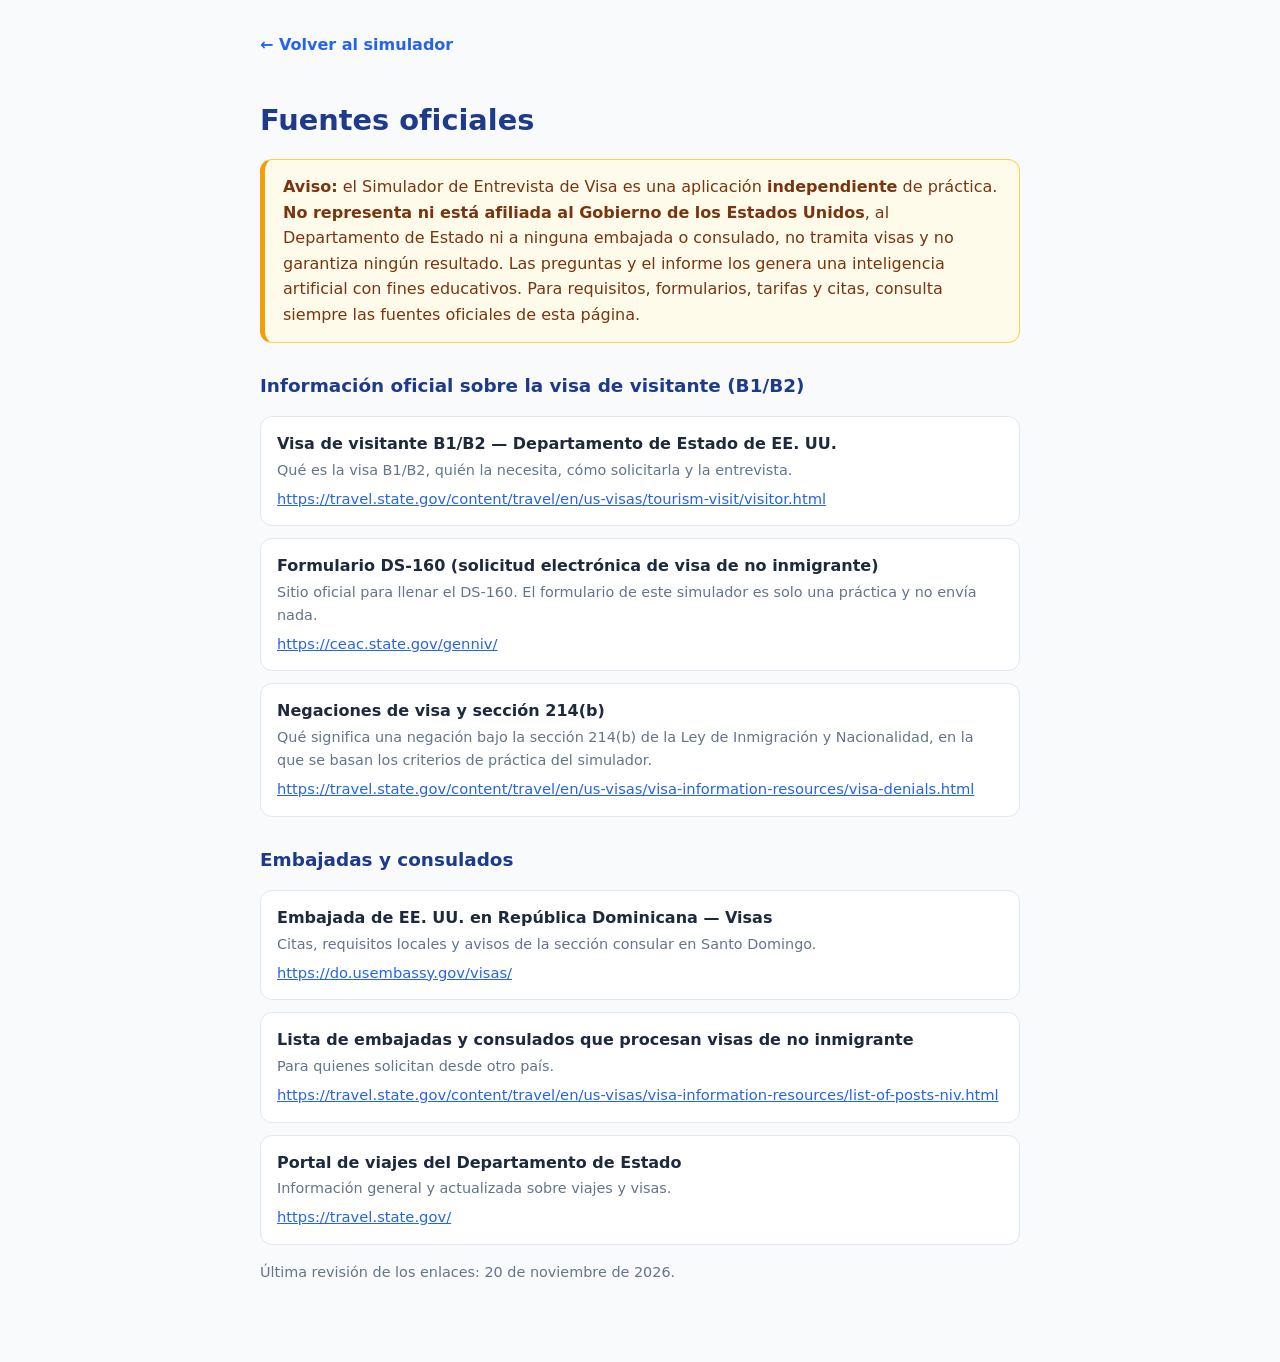
<file: fuentes.html>
<!DOCTYPE html>
<html lang="es">
<head>
    <meta charset="UTF-8">
    <meta name="viewport" content="width=device-width, initial-scale=1.0">
    <meta name="theme-color" content="#1e3a8a">
    <title>Fuentes oficiales | Simulador de Entrevista de Visa</title>
    <link rel="icon" href="/assets/icons/favicon-32.png" sizes="32x32">
    <style>
        body { margin: 0; font-family: system-ui, -apple-system, "Segoe UI", Roboto, sans-serif; background: #f8fafc; color: #1e293b; line-height: 1.6; }
        main { max-width: 760px; margin: 0 auto; padding: 32px 20px 64px; }
        h1 { color: #1e3a8a; font-size: 1.8rem; margin-bottom: 4px; }
        h2 { color: #1e3a8a; font-size: 1.15rem; margin-top: 28px; }
        a { color: #2563eb; }
        .back { display: inline-block; margin-bottom: 20px; text-decoration: none; font-weight: 600; }
        .aviso { background: #fffbeb; border: 1px solid #fcd34d; border-left: 5px solid #f59e0b; color: #78350f; border-radius: 12px; padding: 14px 18px; }
        ul.fuentes { list-style: none; padding: 0; }
        ul.fuentes li { background: #fff; border: 1px solid #e2e8f0; border-radius: 12px; padding: 14px 16px; margin-bottom: 12px; }
        ul.fuentes strong { display: block; color: #1e293b; }
        ul.fuentes span { color: #64748b; font-size: .9rem; display: block; margin: 2px 0 4px; }
        ul.fuentes a { word-break: break-all; font-size: .92rem; }
    </style>
</head>
<body>
<main>
    <a class="back" href="/">← Volver al simulador</a>
    <h1>Fuentes oficiales</h1>

    <p class="aviso"><strong>Aviso:</strong> el Simulador de Entrevista de Visa es una aplicación <strong>independiente</strong> de práctica. <strong>No representa ni está afiliada al Gobierno de los Estados Unidos</strong>, al Departamento de Estado ni a ninguna embajada o consulado, no tramita visas y no garantiza ningún resultado. Las preguntas y el informe los genera una inteligencia artificial con fines educativos. Para requisitos, formularios, tarifas y citas, consulta siempre las fuentes oficiales de esta página.</p>

    <h2>Información oficial sobre la visa de visitante (B1/B2)</h2>
    <ul class="fuentes">
        <li>
            <strong>Visa de visitante B1/B2 — Departamento de Estado de EE. UU.</strong>
            <span>Qué es la visa B1/B2, quién la necesita, cómo solicitarla y la entrevista.</span>
            <a href="https://travel.state.gov/content/travel/en/us-visas/tourism-visit/visitor.html" target="_blank" rel="noopener">https://travel.state.gov/content/travel/en/us-visas/tourism-visit/visitor.html</a>
        </li>
        <li>
            <strong>Formulario DS-160 (solicitud electrónica de visa de no inmigrante)</strong>
            <span>Sitio oficial para llenar el DS-160. El formulario de este simulador es solo una práctica y no envía nada.</span>
            <a href="https://ceac.state.gov/genniv/" target="_blank" rel="noopener">https://ceac.state.gov/genniv/</a>
        </li>
        <li>
            <strong>Negaciones de visa y sección 214(b)</strong>
            <span>Qué significa una negación bajo la sección 214(b) de la Ley de Inmigración y Nacionalidad, en la que se basan los criterios de práctica del simulador.</span>
            <a href="https://travel.state.gov/content/travel/en/us-visas/visa-information-resources/visa-denials.html" target="_blank" rel="noopener">https://travel.state.gov/content/travel/en/us-visas/visa-information-resources/visa-denials.html</a>
        </li>
    </ul>

    <h2>Embajadas y consulados</h2>
    <ul class="fuentes">
        <li>
            <strong>Embajada de EE. UU. en República Dominicana — Visas</strong>
            <span>Citas, requisitos locales y avisos de la sección consular en Santo Domingo.</span>
            <a href="https://do.usembassy.gov/visas/" target="_blank" rel="noopener">https://do.usembassy.gov/visas/</a>
        </li>
        <li>
            <strong>Lista de embajadas y consulados que procesan visas de no inmigrante</strong>
            <span>Para quienes solicitan desde otro país.</span>
            <a href="https://travel.state.gov/content/travel/en/us-visas/visa-information-resources/list-of-posts-niv.html" target="_blank" rel="noopener">https://travel.state.gov/content/travel/en/us-visas/visa-information-resources/list-of-posts-niv.html</a>
        </li>
        <li>
            <strong>Portal de viajes del Departamento de Estado</strong>
            <span>Información general y actualizada sobre viajes y visas.</span>
            <a href="https://travel.state.gov/" target="_blank" rel="noopener">https://travel.state.gov/</a>
        </li>
    </ul>

    <p style="color:#64748b;font-size:.9rem">Última revisión de los enlaces: 20 de noviembre de 2026.</p>
</main>
</body>
</html>
</file>
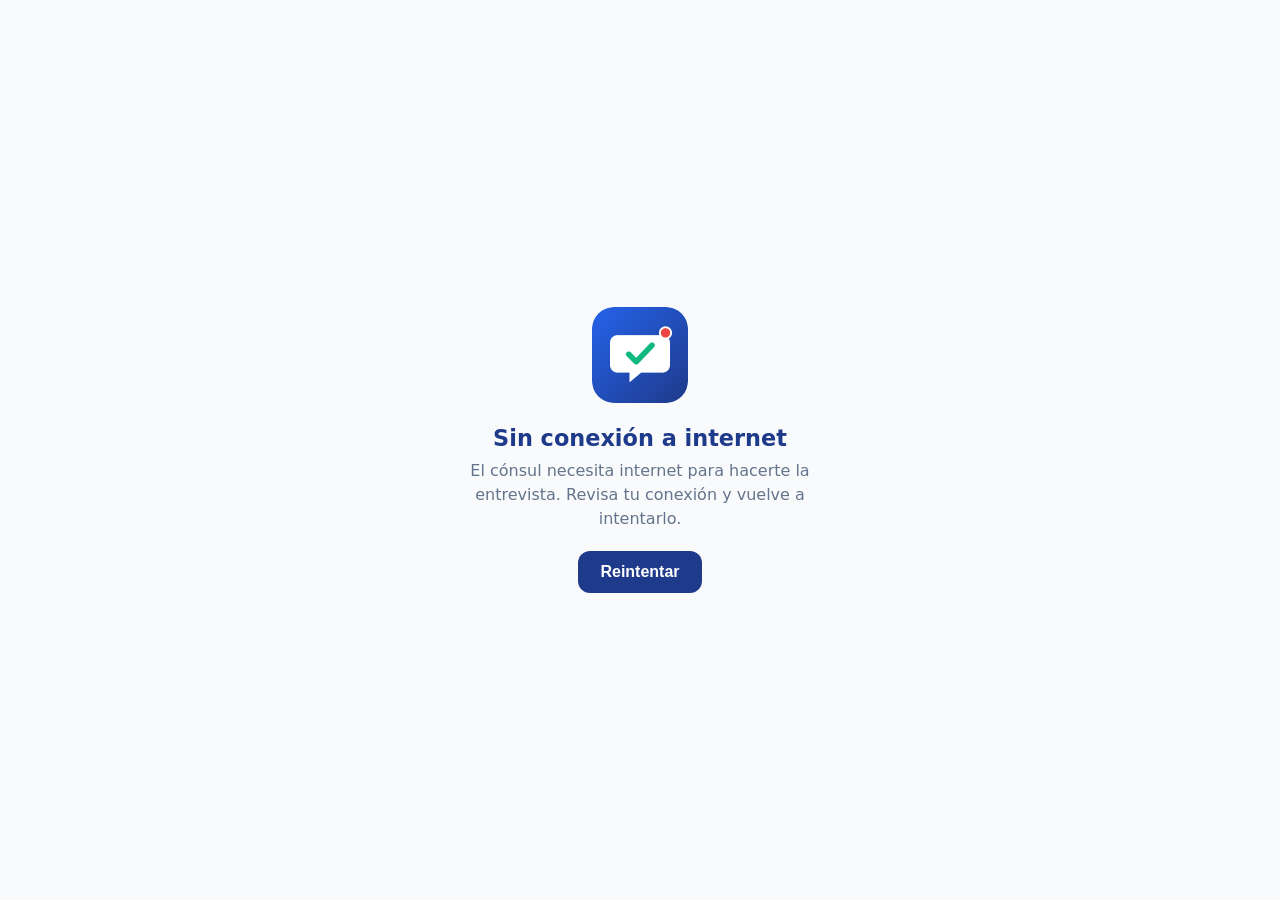
<file: offline.html>
<!DOCTYPE html>
<html lang="es">
<head>
    <meta charset="UTF-8">
    <meta name="viewport" content="width=device-width, initial-scale=1.0">
    <meta name="theme-color" content="#1e3a8a">
    <title>Sin conexión | Simulador de Entrevista de Visa</title>
    <style>
        body { margin: 0; min-height: 100vh; display: grid; place-items: center; font-family: system-ui, -apple-system, "Segoe UI", Roboto, sans-serif; background: #f8fafc; color: #1e293b; text-align: center; padding: 24px; box-sizing: border-box; }
        img { width: 96px; height: 96px; border-radius: 22px; }
        h1 { font-size: 1.4rem; color: #1e3a8a; margin: 18px 0 8px; }
        p { color: #64748b; max-width: 360px; margin: 0 auto 20px; line-height: 1.5; }
        button { background: #1e3a8a; color: #fff; border: 0; border-radius: 12px; padding: 12px 22px; font-size: 1rem; font-weight: 600; }
    </style>
</head>
<body>
    <main>
        <img src="/assets/icons/icon-192.png" alt="">
        <h1>Sin conexión a internet</h1>
        <p>El cónsul necesita internet para hacerte la entrevista. Revisa tu conexión y vuelve a intentarlo.</p>
        <button type="button" onclick="location.reload()">Reintentar</button>
    </main>
</body>
</html>
</file>
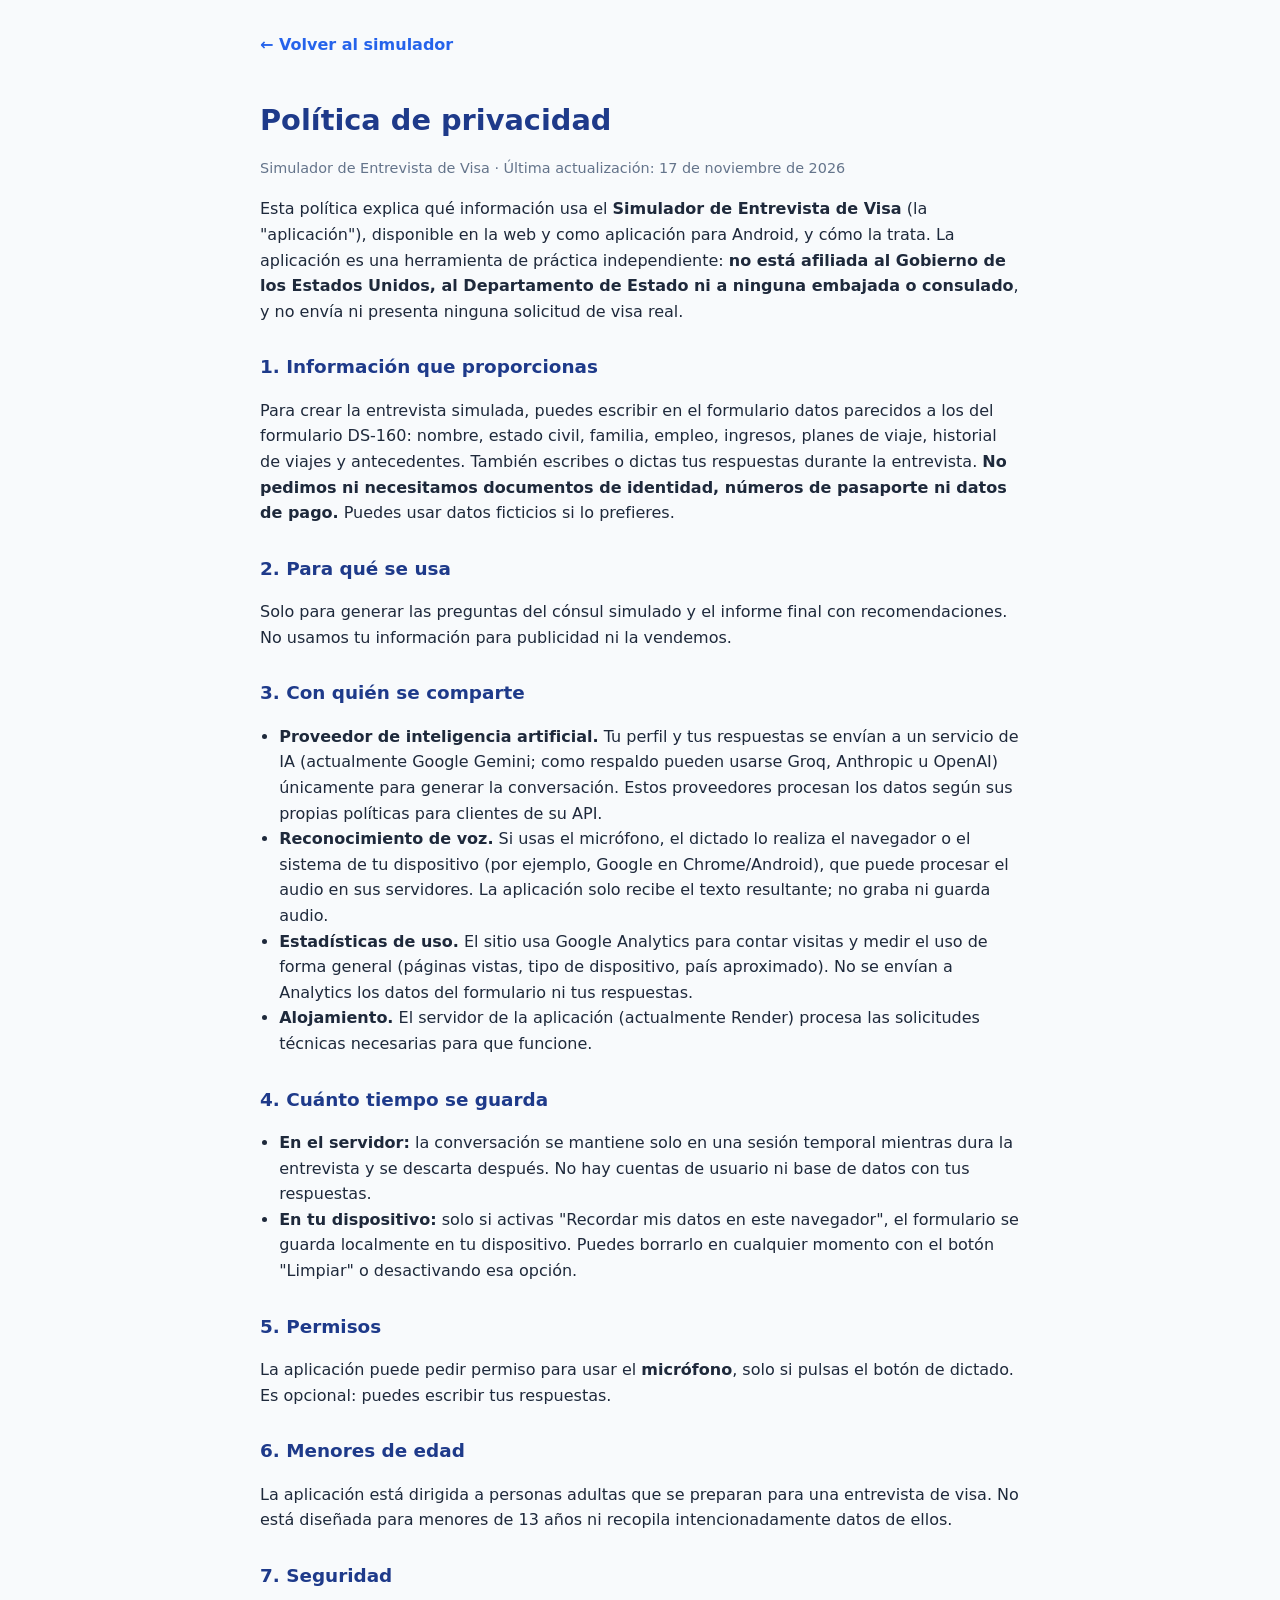
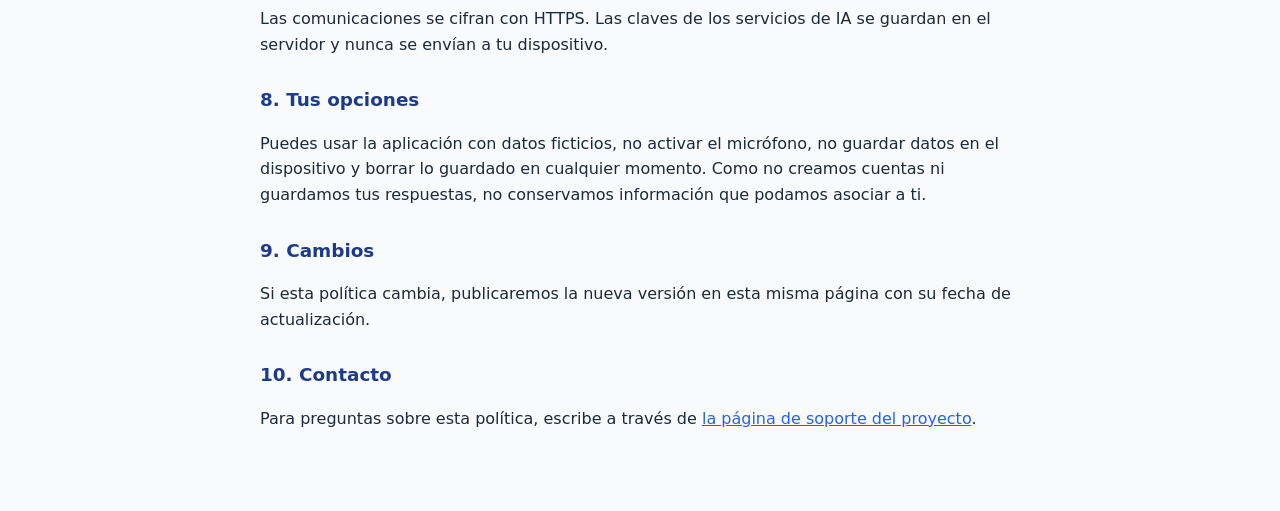
<file: privacidad.html>
<!DOCTYPE html>
<html lang="es">
<head>
    <meta charset="UTF-8">
    <meta name="viewport" content="width=device-width, initial-scale=1.0">
    <meta name="theme-color" content="#1e3a8a">
    <title>Política de privacidad | Simulador de Entrevista de Visa</title>
    <link rel="icon" href="/assets/icons/favicon-32.png" sizes="32x32">
    <style>
        body { margin: 0; font-family: system-ui, -apple-system, "Segoe UI", Roboto, sans-serif; background: #f8fafc; color: #1e293b; line-height: 1.6; }
        main { max-width: 760px; margin: 0 auto; padding: 32px 20px 64px; }
        h1 { color: #1e3a8a; font-size: 1.8rem; margin-bottom: 4px; }
        h2 { color: #1e3a8a; font-size: 1.15rem; margin-top: 28px; }
        .muted { color: #64748b; font-size: .9rem; }
        a { color: #2563eb; }
        .back { display: inline-block; margin-bottom: 20px; text-decoration: none; font-weight: 600; }
        ul { padding-left: 1.2rem; }
    </style>
</head>
<body>
<main>
    <a class="back" href="/">← Volver al simulador</a>
    <h1>Política de privacidad</h1>
    <p class="muted">Simulador de Entrevista de Visa · Última actualización: 17 de noviembre de 2026</p>

    <p>Esta política explica qué información usa el <strong>Simulador de Entrevista de Visa</strong> (la "aplicación"), disponible en la web y como aplicación para Android, y cómo la trata. La aplicación es una herramienta de práctica independiente: <strong>no está afiliada al Gobierno de los Estados Unidos, al Departamento de Estado ni a ninguna embajada o consulado</strong>, y no envía ni presenta ninguna solicitud de visa real.</p>

    <h2>1. Información que proporcionas</h2>
    <p>Para crear la entrevista simulada, puedes escribir en el formulario datos parecidos a los del formulario DS-160: nombre, estado civil, familia, empleo, ingresos, planes de viaje, historial de viajes y antecedentes. También escribes o dictas tus respuestas durante la entrevista. <strong>No pedimos ni necesitamos documentos de identidad, números de pasaporte ni datos de pago.</strong> Puedes usar datos ficticios si lo prefieres.</p>

    <h2>2. Para qué se usa</h2>
    <p>Solo para generar las preguntas del cónsul simulado y el informe final con recomendaciones. No usamos tu información para publicidad ni la vendemos.</p>

    <h2>3. Con quién se comparte</h2>
    <ul>
        <li><strong>Proveedor de inteligencia artificial.</strong> Tu perfil y tus respuestas se envían a un servicio de IA (actualmente Google Gemini; como respaldo pueden usarse Groq, Anthropic u OpenAI) únicamente para generar la conversación. Estos proveedores procesan los datos según sus propias políticas para clientes de su API.</li>
        <li><strong>Reconocimiento de voz.</strong> Si usas el micrófono, el dictado lo realiza el navegador o el sistema de tu dispositivo (por ejemplo, Google en Chrome/Android), que puede procesar el audio en sus servidores. La aplicación solo recibe el texto resultante; no graba ni guarda audio.</li>
        <li><strong>Estadísticas de uso.</strong> El sitio usa Google Analytics para contar visitas y medir el uso de forma general (páginas vistas, tipo de dispositivo, país aproximado). No se envían a Analytics los datos del formulario ni tus respuestas.</li>
        <li><strong>Alojamiento.</strong> El servidor de la aplicación (actualmente Render) procesa las solicitudes técnicas necesarias para que funcione.</li>
    </ul>

    <h2>4. Cuánto tiempo se guarda</h2>
    <ul>
        <li><strong>En el servidor:</strong> la conversación se mantiene solo en una sesión temporal mientras dura la entrevista y se descarta después. No hay cuentas de usuario ni base de datos con tus respuestas.</li>
        <li><strong>En tu dispositivo:</strong> solo si activas "Recordar mis datos en este navegador", el formulario se guarda localmente en tu dispositivo. Puedes borrarlo en cualquier momento con el botón "Limpiar" o desactivando esa opción.</li>
    </ul>

    <h2>5. Permisos</h2>
    <p>La aplicación puede pedir permiso para usar el <strong>micrófono</strong>, solo si pulsas el botón de dictado. Es opcional: puedes escribir tus respuestas.</p>

    <h2>6. Menores de edad</h2>
    <p>La aplicación está dirigida a personas adultas que se preparan para una entrevista de visa. No está diseñada para menores de 13 años ni recopila intencionadamente datos de ellos.</p>

    <h2>7. Seguridad</h2>
    <p>Las comunicaciones se cifran con HTTPS. Las claves de los servicios de IA se guardan en el servidor y nunca se envían a tu dispositivo.</p>

    <h2>8. Tus opciones</h2>
    <p>Puedes usar la aplicación con datos ficticios, no activar el micrófono, no guardar datos en el dispositivo y borrar lo guardado en cualquier momento. Como no creamos cuentas ni guardamos tus respuestas, no conservamos información que podamos asociar a ti.</p>

    <h2>9. Cambios</h2>
    <p>Si esta política cambia, publicaremos la nueva versión en esta misma página con su fecha de actualización.</p>

    <h2>10. Contacto</h2>
    <p>Para preguntas sobre esta política, escribe a través de <a href="https://github.com/MarvinHs/SimuladorDs/issues">la página de soporte del proyecto</a>.</p>
</main>
</body>
</html>
</file>
